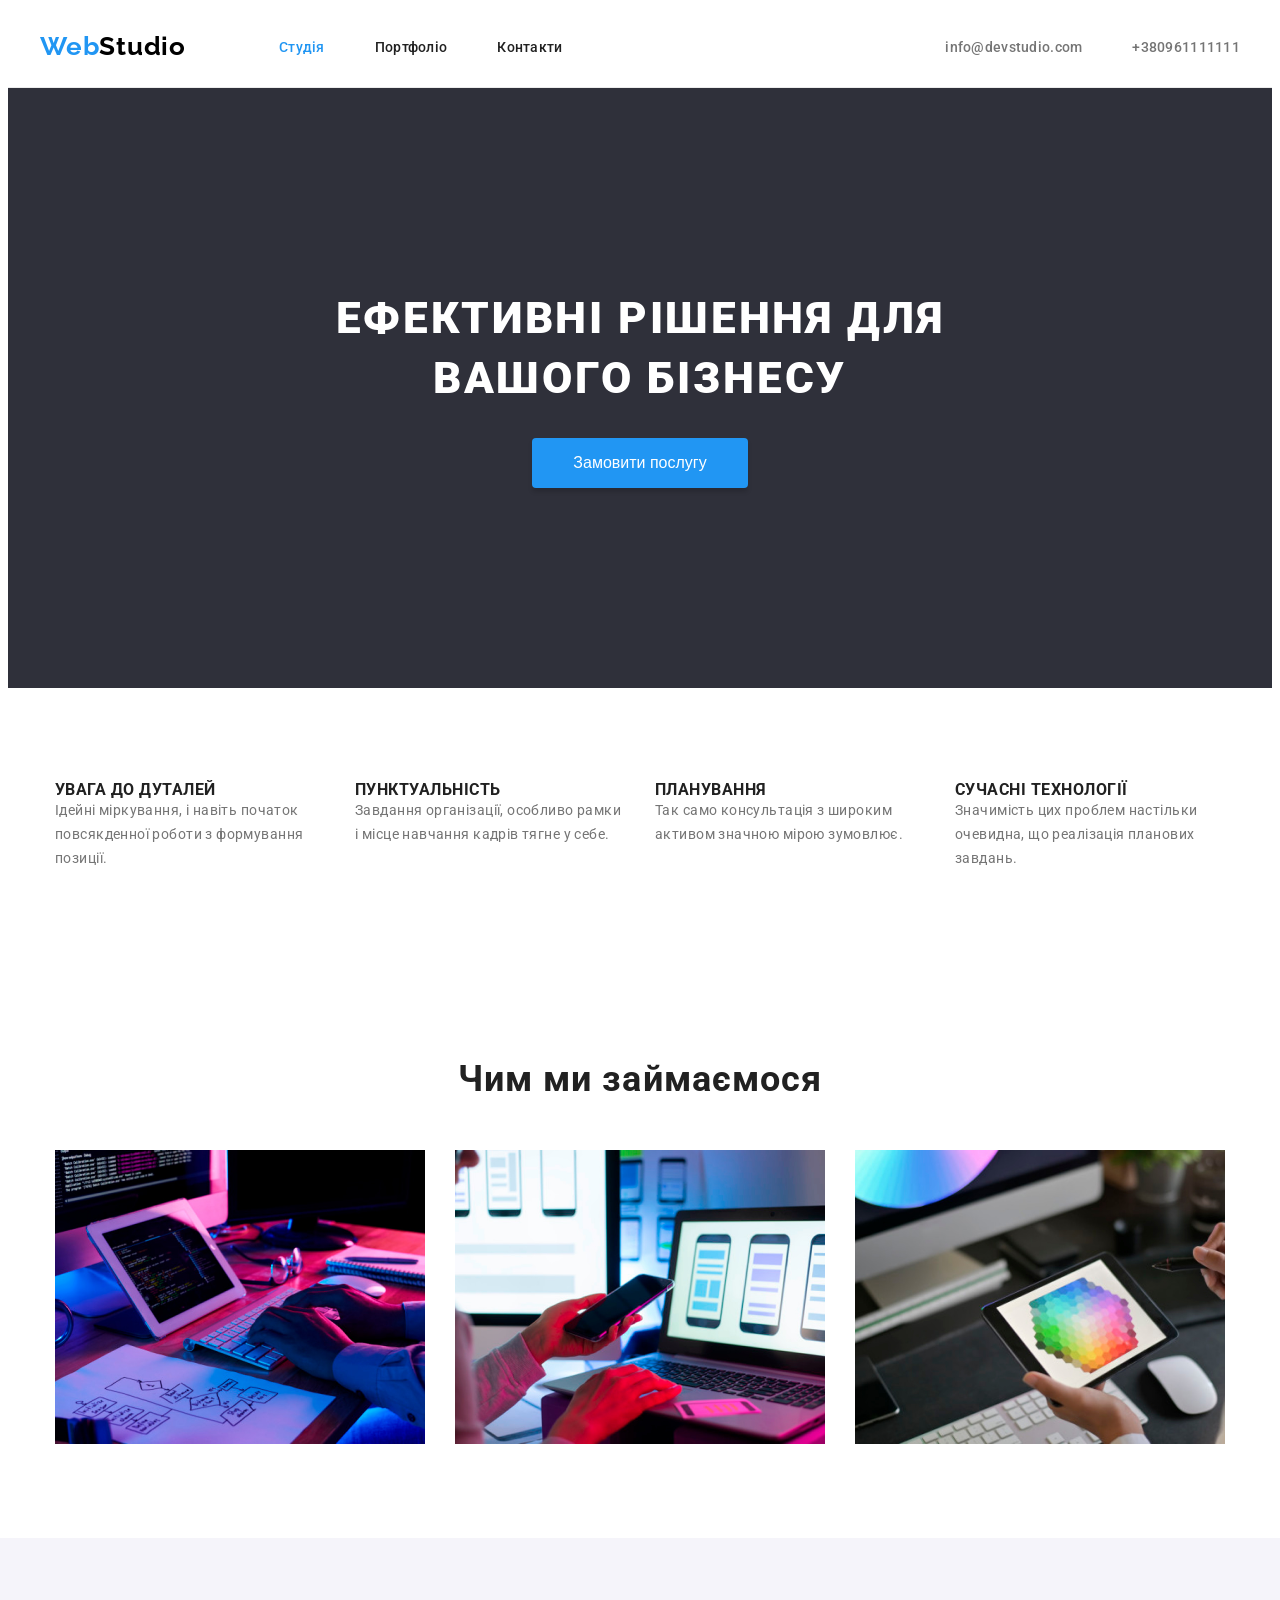
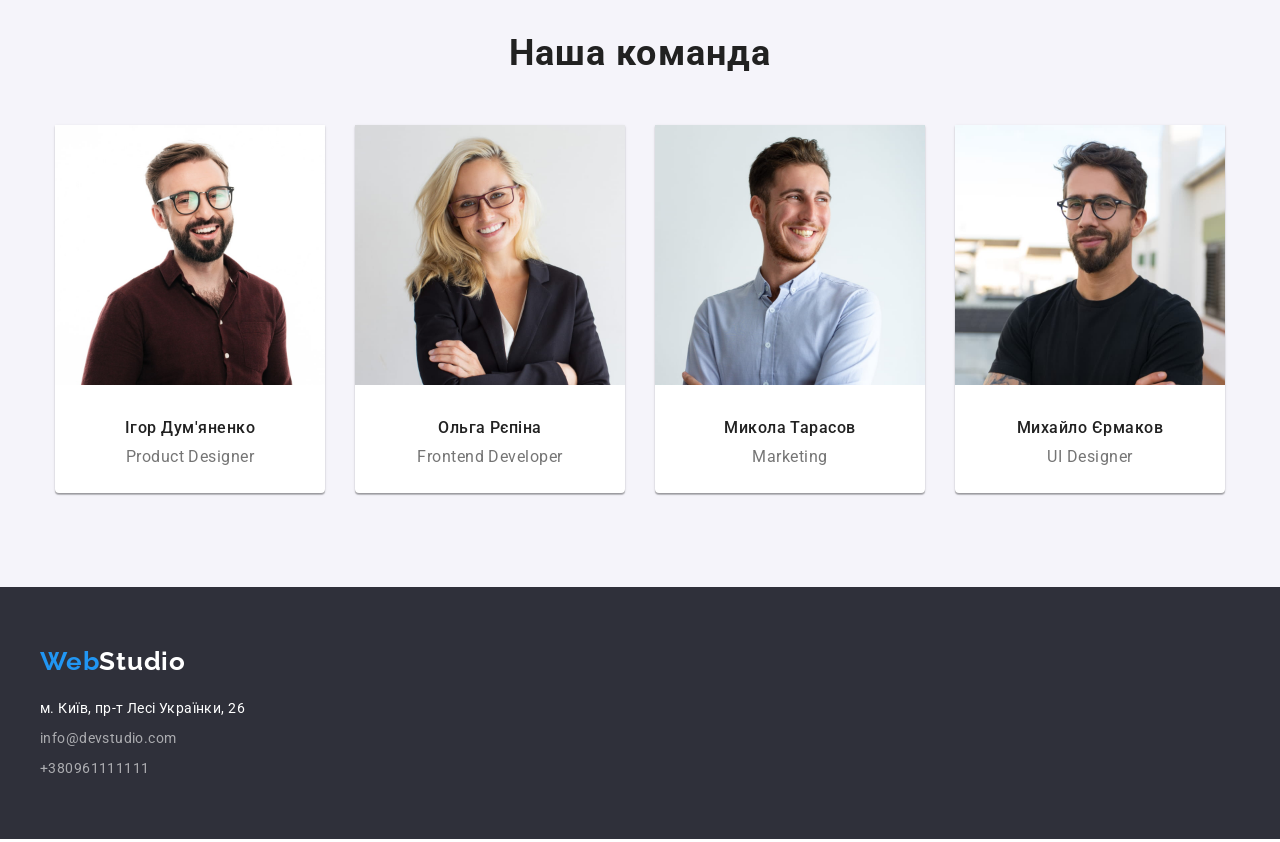
<file: index.html>
<!DOCTYPE html>
<html lang="uk">
    <head>
        <title>Web Studio</title>
        <link rel="stylesheet" href="./style/style.css">
        <link href="https://fonts.googleapis.com/css?family=Roboto:400,500,700,900&display=swap" rel="stylesheet">
        <link href="https://fonts.googleapis.com/css?family=Raleway:700&display=swap" rel="stylesheet">
        <meta charset="UTF-8">
    </head>
    <body>
        <header id="pageTop" class="navigation-bar">
            <div class="container navigation-container">
                <ul class="navigation">
                    <li><a href="./index.html" class="logo"><span class="color-blue">Web</span>Studio</a></li>
                    <li><a href="./index.html" class="nav-link current">Студія</a></li>
                    <li><a href="./portfolio.html" class="nav-link">Портфоліо</a></li>
                    <li><a href="#contacts" class="nav-link">Контакти</a></li>
                </ul>
                <ul class="adress">
                    <li><a href="mailto:info@devstudio.com" class="adress email">info@devstudio.com</a></li>
                    <li><a href="tel:+380961111111" class="adress">+380961111111</a></li>
                </ul>
            </div>
        </header>

        <main>
            <section class="hero-section section">
                <div class="container hero-container">
                    <h1 class="hero-title">Ефективні рішення для<br> вашого бізнесу</h1>
                    <button class="make-order" type="button">Замовити послугу</button>
                </div>
            </section>

            <section class="section">
                <div class="container feature-list-container">
                    <h2 class="hiden">Заголовок h2</h2>
                    <ul class="feature-list">
                        <li class="feature">
                            <h3 class="feature-title">Увага до дуталей</h3>
                            <p class="feature-mean">
                                Ідейні міркування, і навіть початок повсякденної роботи з формування позиції.
                            </p>
                        </li>
    
                        <li class="feature">
                            <h3 class="feature-title">Пунктуальність</h3>
                            <p class="feature-mean">
                                Завдання організації, особливо рамки і місце навчання кадрів тягне у себе.
                            </p>
                        </li>
    
                        <li class="feature">
                            <h3 class="feature-title">Планування</h3>
                            <p class="feature-mean">
                                Так само консультація з широким активом значною мірою зумовлює.
                            </p>
                        </li>
    
                        <li class="feature">
                            <h3 class="feature-title">Сучасні технології</h3>
                            <p class="feature-mean">
                                Значимість цих проблем настільки очевидна, що реалізація планових завдань.
                            </p>
                        </li>
                    </ul>
                </div>
            </section>

            <section id="portfolio" class="portfolio section">
                <div class="container">
                    <h2 class="section-title">Чим ми займаємося</h2>
                    <ul class="portfolio-img">
                        <img src="./images/image1.jpg" alt="Робота за компьютером" width="370px" height="294px">
                        <img src="./images/image2.jpg" alt="Робота за компьютером та телефоном" width="370px" height="294px">
                        <img src="./images/image3.jpg" alt="Робота за планшетом" width="370px" height="294px">
                    </ul>
                </div>
            </section>

            <section id="team" class="team section">
                <div class="container">
                    <h2 class="section-title">Наша команда</h2>
                    <ul class="team-list">
                        <li class="part-of-team">
                            <img src="./images/igor.jpg" alt="Хлопець у окулярах" width="270px" height="260px">
                            <h3 class="team-member-name">Ігор Дум'яненко</h3>
                            <p class="team-member-post">Product Designer</p>
                        </li>
                        
                        <li class="part-of-team">
                            <img src="./images/olga.jpg" alt="Дівчина в окулярах" width="270px" height="260px">
                            <h3 class="team-member-name">Ольга Рєпіна</h3>
                            <p class="team-member-post">Frontend Developer</p>
                        </li>
    
                        <li class="part-of-team">
                            <img src="./images/mikola.jpg" alt="Усміхнений хлопець" width="270px" height="260px">
                            <h3 class="team-member-name">Микола Тарасов</h3>
                            <p class="team-member-post">Marketing</p>
                        </li>
    
                        <li class="part-of-team">
                            <img src="./images/mihaylo.jpg" alt="Хлопець у окулярах та чорній футболці" width="270px" height="260px">
                            <h3 class="team-member-name">Михайло Єрмаков</h3>
                            <p class="team-member-post">UI Designer</p>
                        </li>
                    </ul>
                </div>
            </section>
        </main>

        <footer id="contacts" class="contacts">
            <div class="container">
                <address>
                    <ul class="adress-list">
                        <li class="footer"><a href="./index.html" class="logo footer"><span class="color-blue">Web</span>Studio</a></li>
                        <li class="address-footer"><a href="https://goo.gl/maps/CPtrU1FHBa2aNyZL9" target="_blank" rel="noopener noreferrer nofollow" class="map-adress">м. Київ, пр-т Лесі Українки, 26</a></li>
                        <li class="address-footer"><a href="mailto:info@devstudio.com" class="email-tel">info@devstudio.com</a></li>
                        <li class="address-footer"><a href="tel:+380961111111" class="email-tel">+380961111111</a></li>
                    </ul>
                </address>
            </div>
        </footer>

    </body>
</html>
</file>
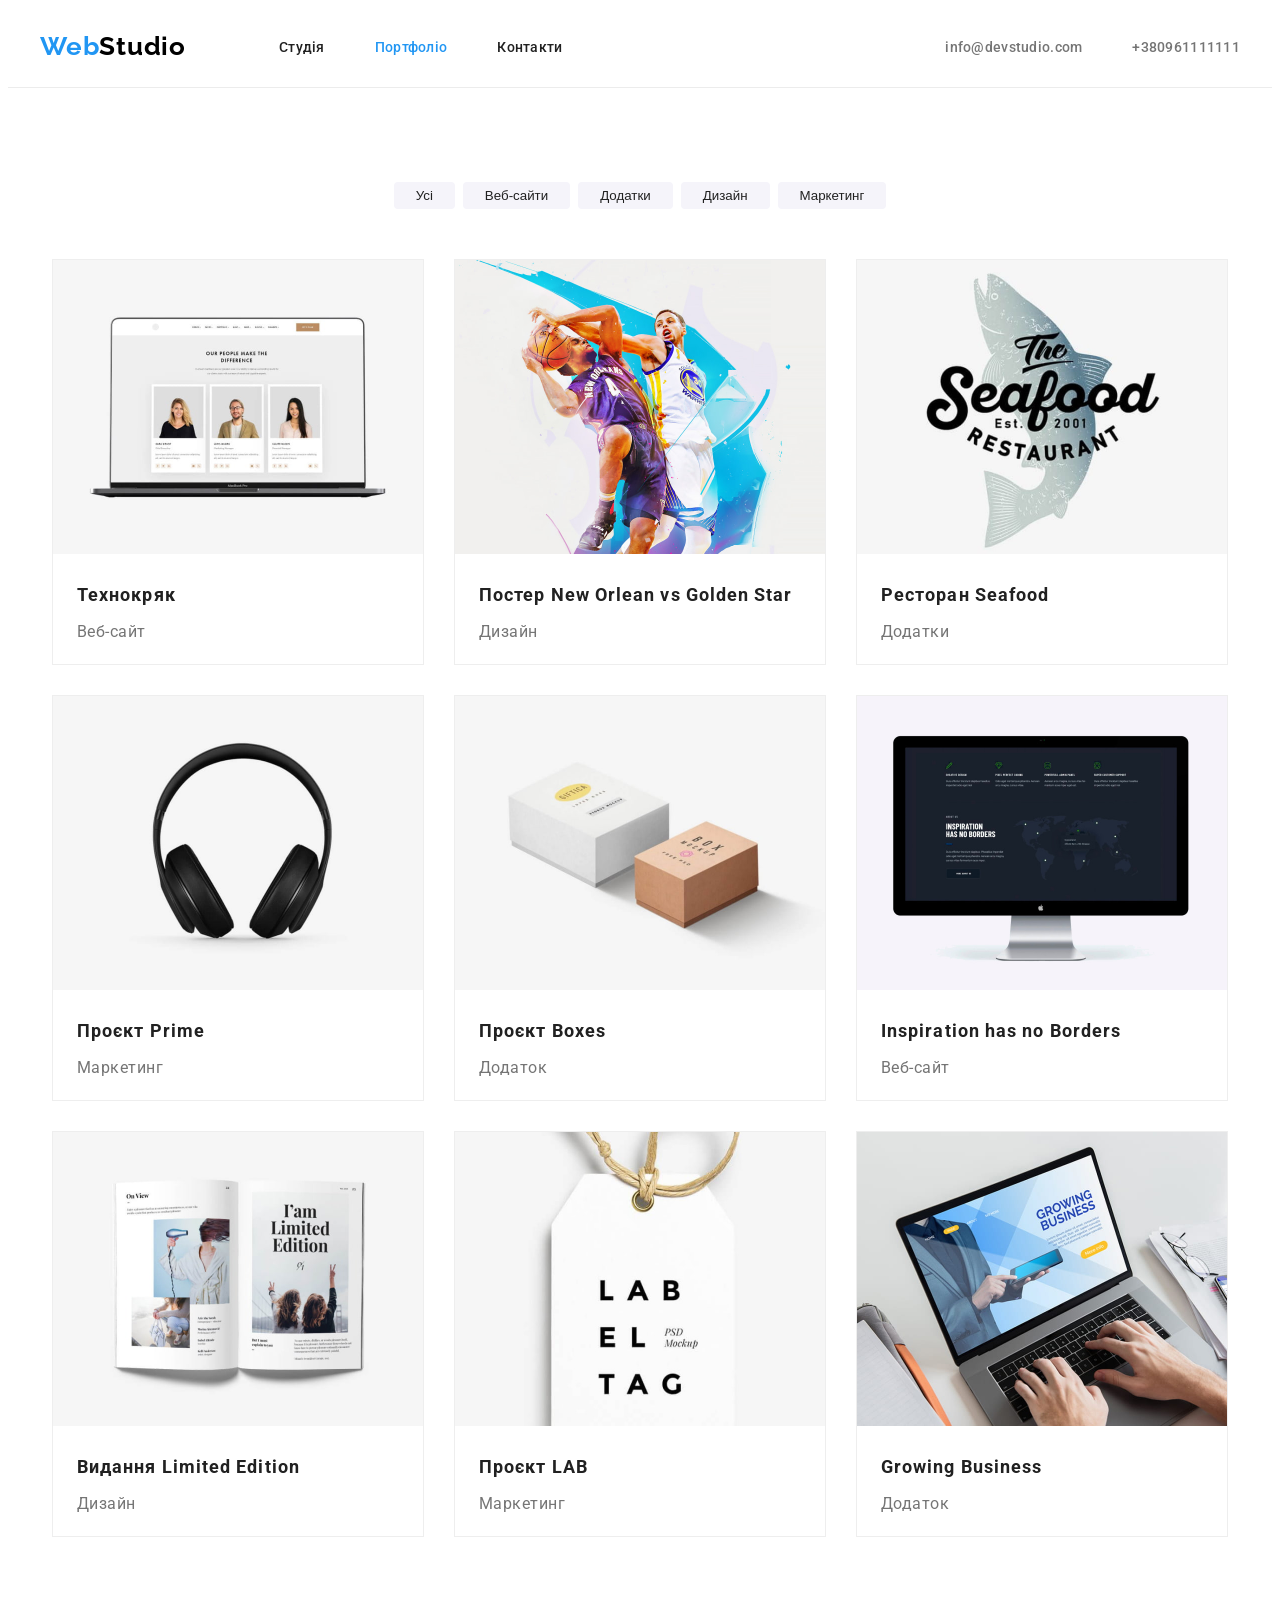
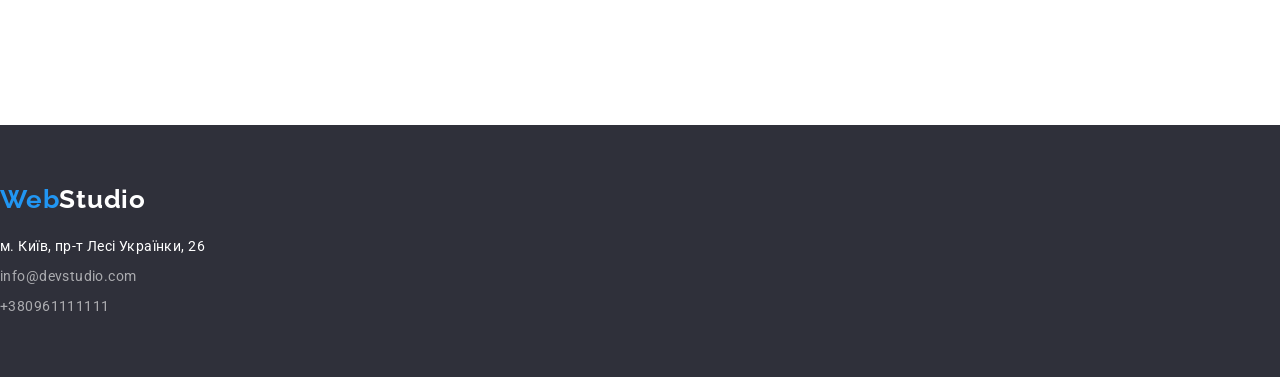
<file: portfolio.html>
<!DOCTYPE html>
<html lang="uk">
    <head>
        <meta charset="UTF-8">
        <title>Portfolio WebStudio</title>
        <link rel="stylesheet" href="./style/style.css">
        <link href="https://fonts.googleapis.com/css?family=Roboto:400,500,700,900&display=swap" rel="stylesheet">
        <link href="https://fonts.googleapis.com/css?family=Raleway:700&display=swap" rel="stylesheet">
    </head>

    <body>
        <header id="pageTop" class="navigation-bar">
            <div class="container navigation-container">
                <ul class="navigation">
                    <li><a href="./index.html" class="logo"><span class="color-blue">Web</span>Studio</a></li>
                    <li><a href="./index.html" class="nav-link">Студія</a></li>
                    <li><a href="./portfolio.html" class="nav-link current">Портфоліо</a></li>
                    <li><a href="#contacts" class="nav-link">Контакти</a></li>
                </ul>
                <ul class="adress">
                    <li><a href="mailto:info@devstudio.com" class="adress email">info@devstudio.com</a></li>
                    <li><a href="tel:+380961111111" class="adress">+380961111111</a></li>
                </ul>
            </div>
        </header>

        <main>
            <section class="section">
                <div class="container">
                    <h1 class="hiden"></h1>
                    <ul class="button-list">
                        <li><button type="button" class="nav-button">Усі</button></li>
                        <li><button type="button" class="nav-button">Веб-сайти</button></li>
                        <li><button type="button" class="nav-button">Додатки</button></li>
                        <li><button type="button" class="nav-button">Дизайн</button></li>
                        <li><button type="button" class="nav-button">Маркетинг</button></li>
                    </ul>
        
                    <ul class="portfolio-list-of-projects">
                        <li>
                            <img src="./images/tehnocrack.jpg" alt="Компьютер із сайтом на екрані" width="370px" height="294px">
                            <h3 class="project-name">Технокряк</h3>
                            <p class="project-category">Веб-сайт</p>
                        </li>
        
                        <li>
                            <img src="./images/poster_new_orlean.jpg" alt="Два баскетболісти у прижку" width="370px" height="294px">
                            <h3 class="project-name">Постер New Orlean vs Golden Star</h3>
                            <p class="project-category">Дизайн</p>
                        </li>
        
                        <li>
                            <img src="./images/restoran_seafood.jpg" alt="Назва ресторану Seafood на фоні риби" width="370px" height="294px">
                            <h3 class="project-name">Ресторан Seafood</h3>
                            <p class="project-category">Додатки</p>
                        </li>
        
                        <li>
                            <img src="./images/project_prime.jpg" alt="Навушники" width="370px" height="294px">
                            <h3 class="project-name">Проєкт Prime</h3>
                            <p class="project-category">Маркетинг</p>
                        </li>
        
                        <li>
                            <img src="./images/project_boxes.jpg" alt="Коробки" width="370px" height="294px">
                            <h3 class="project-name">Проєкт Boxes</h3>
                            <p class="project-category">Додаток</p>
                        </li>
        
                        <li>
                            <img src="./images/inspiration_has_no_borders.jpg" alt="Компьютер із сайтом на екрані" width="370px" height="294px">
                            <h3 class="project-name">Inspiration has no Borders</h3>
                            <p class="project-category">Веб-сайт</p>
                        </li>
        
                        <li>
                            <img src="./images/limited_edition.jpg" alt="Журнал Limited Edition" width="370px" height="294px">
                            <h3 class="project-name">Видання Limited Edition</h3>
                            <p class="project-category">Дизайн</p>
                        </li>
        
                        <li>
                            <img src="./images/project_lab.jpg" alt="Бірка із написом LAB EL TAG" width="370px" height="294px">
                            <h3 class="project-name">Проєкт LAB</h3>
                            <p class="project-category">Маркетинг</p>
                        </li>
        
                        <li>
                            <img src="./images/growing_bisness.jpg" alt="Ноутбук за яким працюють" width="370px" height="294px">
                            <h3 class="project-name">Growing Business</h3>
                            <p class="project-category">Додаток</p>
                        </li>
                    </ul>
                </div>
            </section>
        </main>



        <footer id="contacts" class="contacts">
            <address>
                <ul class="adress-list">
                    <li class="footer"><a href="./index.html" class="logo footer"><span class="color-blue">Web</span>Studio</a></li>
                    <li class="address-footer"><a href="https://goo.gl/maps/CPtrU1FHBa2aNyZL9" target="_blank" rel="noopener noreferrer nofollow" class="map-adress">м. Київ, пр-т Лесі Українки, 26</a></li>
                    <li class="address-footer"><a href="mailto:info@devstudio.com" class="email-tel">info@devstudio.com</a></li>
                    <li class="address-footer"><a href="tel:+380961111111" class="email-tel">+380961111111</a></li>
                </ul>
            </address>
        </footer>

    </body>
</html>
</file>
<file: style/style.css>
p,
h1,
h2,
h3,
h4,
h5,
h6 {
  margin: 0;
}

ul,
ol {
  margin: 0;
  padding-left: 0;
}

button {
  cursor: pointer;
}

address {
  font-style: normal;
}

ul{
    list-style-type: none;
}

a{
    text-decoration: none;
}

a:visited{
    color: rgba(33, 33, 33, 1);
}

a{
    color: rgba(33, 33, 33, 1);
}

a:hover{
    color: rgba(33, 150, 243, 1);
}

a:focus{
    color: rgba(33, 150, 243, 1);
}

button:hover{
    cursor: pointer;
}

body{
    font-family: 'Roboto', 'Raleway', sans-serif;
    background-color: #FFFFFF;
    color: #212121;
    font-size: 14px;
}

.section{
    padding-top: 94px;
    padding-bottom: 94px;
}

.container{
    width: 1200px;
    padding-right: 15px;
    padding-left: 15px;
    margin: 0 auto;
}

.hiden{
    display: none;
}

.section-title{
    font-weight: 700;
    font-size: 36px;
    line-height: 1.17;
    text-align: center;
    letter-spacing: 0.03em;
    color: rgba(33, 33, 33, 1);
    margin-bottom: 50px;
}


.navigation-bar{
    padding-top: 24px;
    padding-bottom: 24px;
    background: rgba(255, 255, 255, 1);
    height: 31px;
    border-bottom: 1px solid rgba(236, 236, 236, 1);
}

.navigation-container{
    display: flex;
    flex-direction: row;
    justify-content: space-around;
    align-items: center;
}

.navigation{
    display: flex;
    align-content: center;
    justify-content: center;
    align-items: center;
}

.nav-link{
    margin-left: 50px;
    font-weight: 500;
    line-height: 1.15;
    letter-spacing: 0.02em;
}

.adress{
    color: rgba(117, 117, 117, 1);
    display: flex;
    align-content: center;
    justify-content: center;
    align-items: center;
    font-weight: 500;
    margin-left: auto;
    line-height: 1.15;
    letter-spacing: 0.02em;
}

.email{
    margin-right: 50px;
}

.logo{
    margin-right: 43px;
    font-family: 'Raleway';
    font-weight: 700;
    font-size: 26px;
    line-height: 1.15;
    letter-spacing: 0.03em;
    color: rgba(0, 0, 0, 1);
}

.color-blue{
    color: rgba(33, 150, 243, 1);

}




.hero-section{
    padding-top: 200px;
    padding-bottom: 200px;
    background: rgba(47, 48, 58, 1);
    color: rgba(255, 255, 255, 1);
}

.hero-container{
        display: flex;
        align-items: center;
        flex-wrap: wrap;
        align-content: center;
        justify-content: center;
        flex-direction: column;
}

.hero-title{
    font-weight: 900;
    font-size: 44px;
    line-height: 1.365;
    text-align: center;
    letter-spacing: 0.06em;
    text-transform: uppercase;
}

.make-order{
    width: 216px;
    height: 50px;
    background: rgba(33, 150, 243, 1);
    box-shadow: 0px 4px 4px rgba(0, 0, 0, 0.15);
    border-radius: 4px;
    border: 0px;
    margin: 30px auto 0;
    color: rgba(255, 255, 255, 1);
    font-size: 16px;
}



.feature-list{
    margin: 0 auto;
    width: fit-content;
    display: flex;
    align-content: center;
    flex-direction: row;
    align-items: flex-start;
    justify-content: center;
    gap: 30px;
}

.feature-list-container{
    
}

.feature{
    width: 270px;
}

.feature-mean{
    line-height: 1.72;
    letter-spacing: 0.03em;
    color: rgba(117, 117, 117, 1);
}

.feature-title{
    line-height: 0.98;
    letter-spacing: 0.03em;
    text-transform: uppercase;
    color: rgba(33, 33, 33, 1);
}




.portfolio-img{
    display: flex;
    flex-direction: row;
    align-content: center;
    justify-content: center;
    align-items: center;
    gap: 30px;
}

.portfolio{
    padding-bottom: 94px;
    margin-left: calc(50% - 50vw);
    width: 100vw;
    padding-top: 94px;
}

.portfolio > h2{
    margin-bottom: 50px;
}




.team{
    margin-left: calc(50% - 50vw);
    width: 100vw;
    background: rgba(245, 244, 250, 1);
}

.team > h2{
    margin-bottom: 50px;
}

.team-list{
    display: flex;
    gap: 30px;
    width: fit-content;
    margin: 0 auto;
}

.part-of-team{
    background: #FFFFFF;
    width: 270px;
    height: 368px;
    box-shadow: 0px 1px 3px rgba(0, 0, 0, 0.12), 0px 1px 1px rgba(0, 0, 0, 0.14), 0px 2px 1px rgba(0, 0, 0, 0.2);
    border-radius: 0px 0px 4px 4px;
    padding: 0;
}

.team-member-name{
    margin: 30px auto 10px;
    font-weight: 500;
    font-size: 16px;
    line-height: 1.2;
    text-align: center;
    letter-spacing: 0.03em;
    color: rgba(33, 33, 33, 1);
}

.team-member-post{
    margin: 10px auto 30px;

    font-size: 16px;
    line-height: 1.2;
    text-align: center;
    letter-spacing: 0.03em;
    color: rgba(117, 117, 117, 1);
}



.contacts{
    margin-left: calc(50% - 50vw);
    width: 100vw;
    background: rgba(47, 48, 58, 1);
    height: 192px;
    padding-top: 60px;
    margin-bottom: -5px;
}

.footer{
    height: 31px;
    margin-bottom: 20px;
}

.logo.footer{
    color: rgba(255, 255, 255, 1);
}

.address-footer{
    margin-bottom: 9px;
    line-height: 1.5;
    letter-spacing: 0.03em;
    font-style: normal;
}

.email-tel{
    color: rgba(255, 255, 255, 0.6);
}

.map-adress{
    color: rgba(255, 255, 255, 1);
}

.map-adress:hover{
    color: rgba(255, 255, 255, 1);
}



.nav-button{
    padding: 6px 22px;
    background: rgba(245, 244, 250, 1);
    border-radius: 4px;
    border: 0px;
    color: rgba(33, 33, 33, 1);
}

.nav-button:hover{
    background: rgba(33, 150, 243, 1);
    box-shadow: 0px 3px 1px rgba(0, 0, 0, 0.1), 0px 1px 2px rgba(0, 0, 0, 0.08), 0px 2px 2px rgba(0, 0, 0, 0.12);
    border-radius: 4px;
    color: rgba(255, 255, 255, 1);
}

.nav-button:focus{
    background: rgba(33, 150, 243, 1);
    box-shadow: 0px 3px 1px rgba(0, 0, 0, 0.1), 0px 1px 2px rgba(0, 0, 0, 0.08), 0px 2px 2px rgba(0, 0, 0, 0.12);
    border-radius: 4px;
    color: rgba(255, 255, 255, 1);
}

.button-list{
    display: flex;
    align-items: center;
    flex-wrap: nowrap;
    flex-direction: row;
    justify-content: center;
    gap: 8px;
}




.portfolio-list-of-projects{
    margin: 0 auto 94px;
    margin-top: 50px;
    display: flex;
    flex-wrap: wrap;
    align-items: center;
    justify-content: center;
    flex-direction: row;
    align-content: center;
    gap: 30px;
    width: 1200px;
}

.portfolio-list-of-projects>li{
    width: 370px;
    height: 404px;
    border: 1px solid rgb(238, 238, 238);
}

.project-name{
    width: 322px;
    margin: 20px 24px 0;


     
    font-weight: 700;
    font-size: 18px;
    line-height: 2;
    letter-spacing: 0.06em;
    color: rgba(33, 33, 33, 1);
}

.project-category{
    width: 322px;
    margin: 4px 24px 20px;

     
    
    font-size: 16px;
    line-height: 1.88;
    letter-spacing: 0.03em;
    color: rgba(117, 117, 117, 1);
}

.nav-link.current {
    color: rgba(33, 150, 243, 1);
}
</file>
